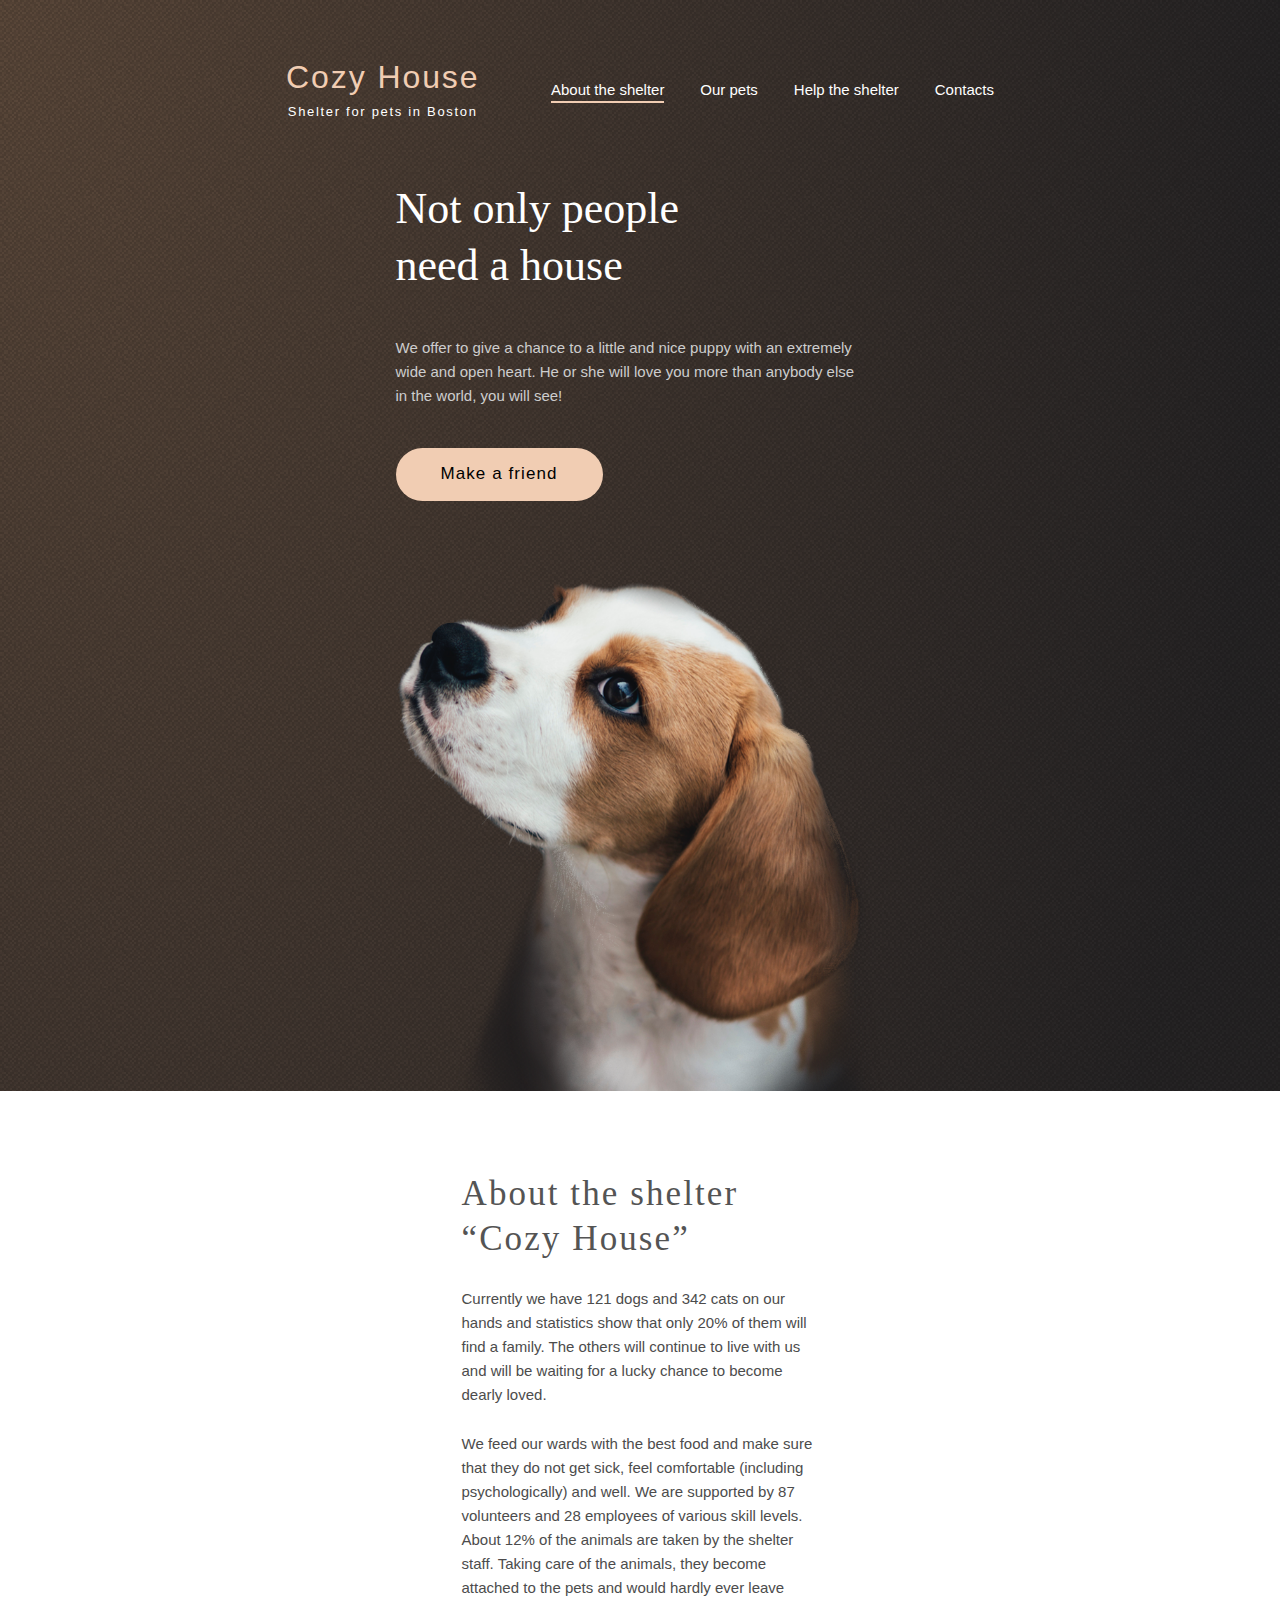
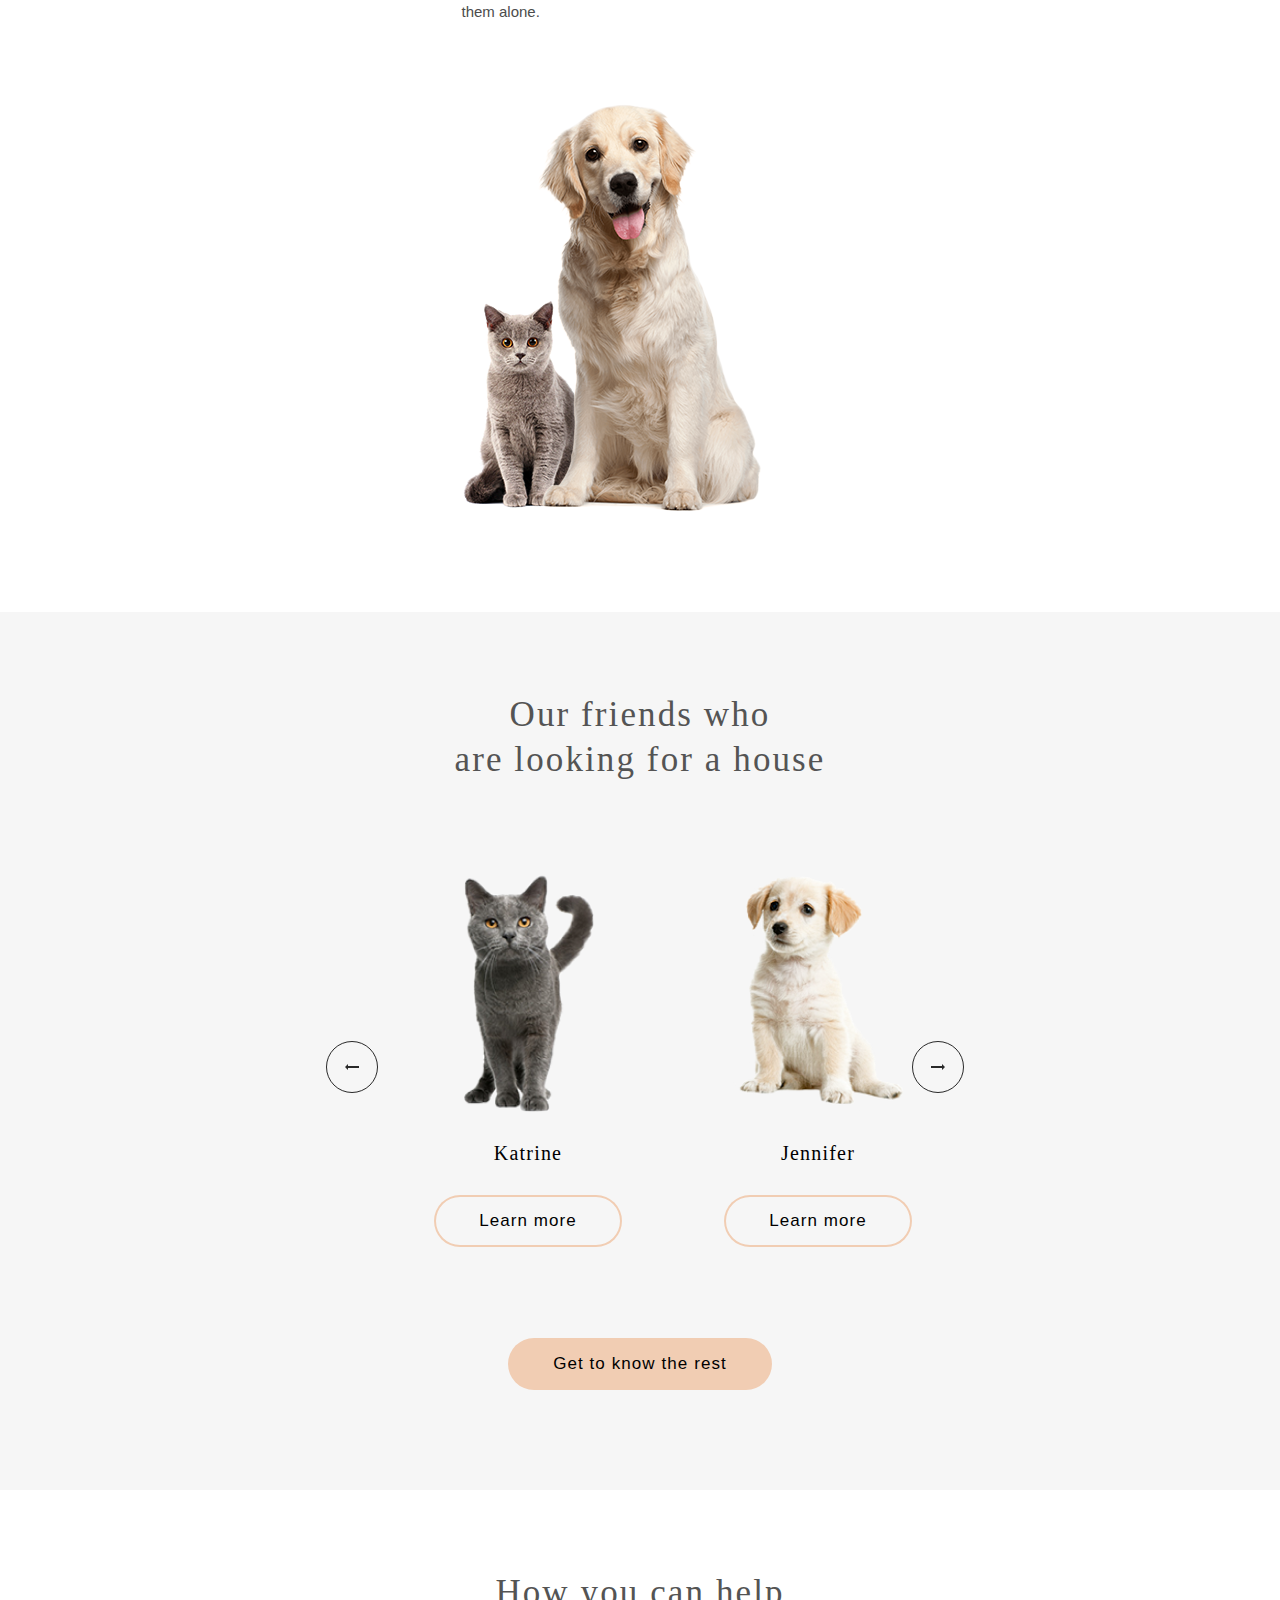
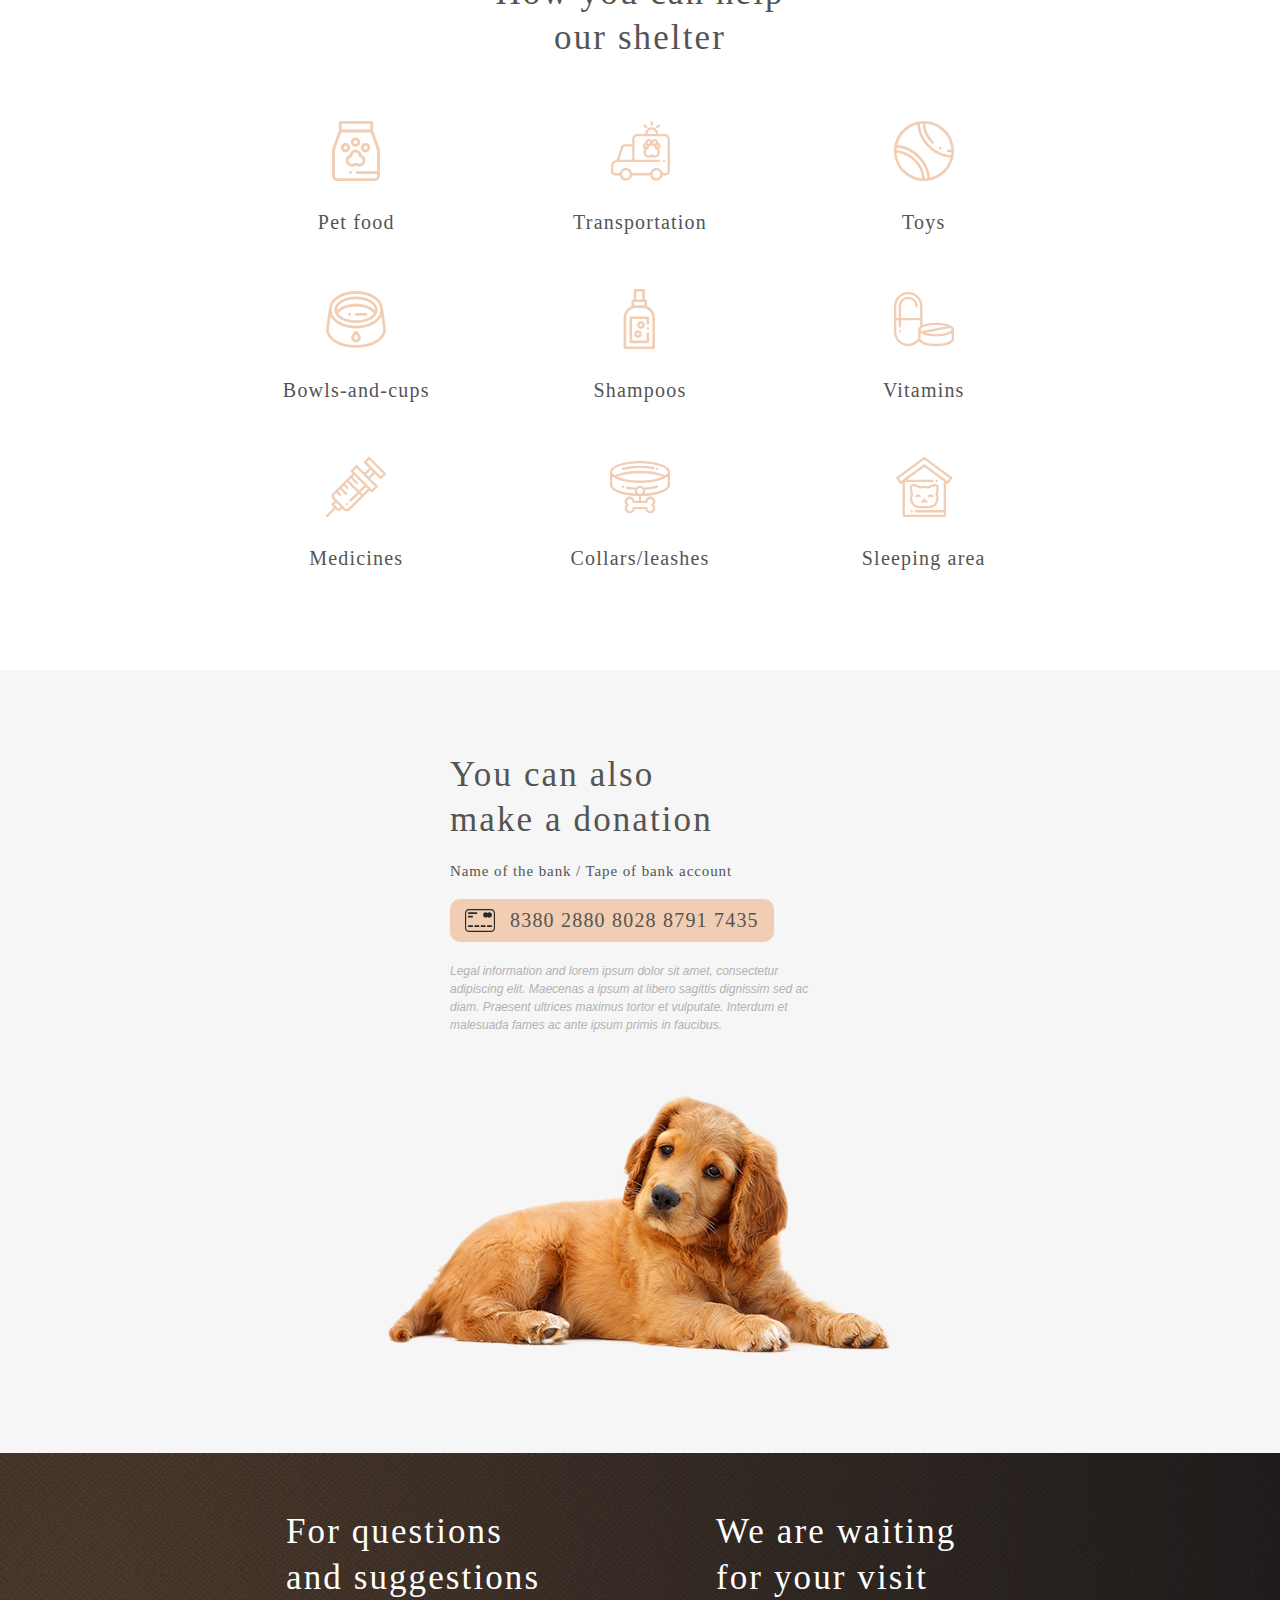
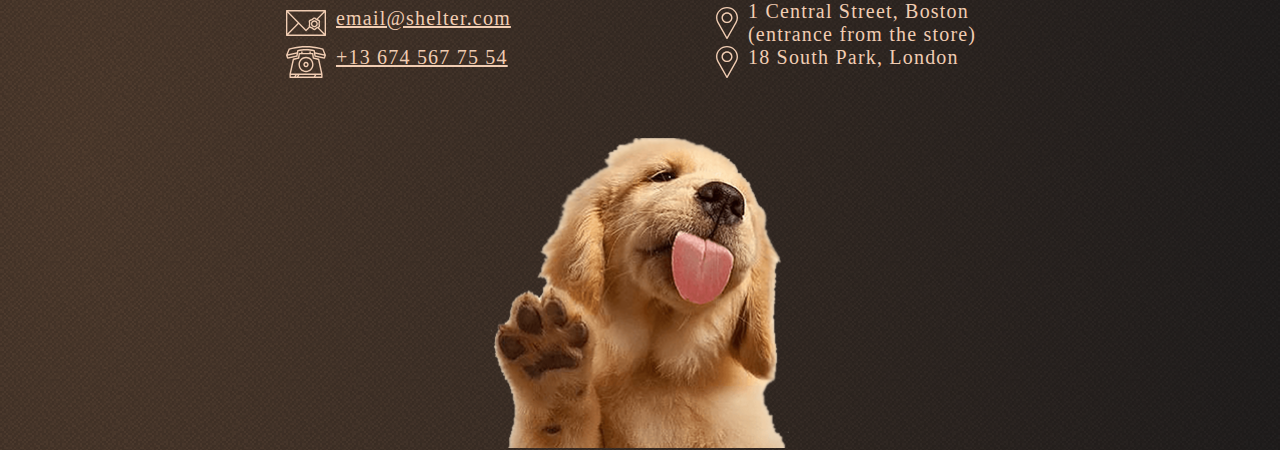
<file: pages/main/index.html>
<!DOCTYPE html>
<html lang="en">
<head>
    <meta charset="UTF-8">
    <meta name="viewport" content="width=device-width, initial-scale=1.0">
    <meta http-equiv="X-UA-Compatible" content="ie=edge">
    <link rel="stylesheet" href="./main.css">
    <title>Shelter</title>
</head>
<body>
    <header class="header">
        <div class="wrapper">
            <div class="logo">
                <a href="#" class="logo__link">
                    <div class="logo__title">
                        Cozy House
                    </div>
                    <div class="logo__subtitle">
                        Shelter for pets in Boston
                    </div>
                </a>
            </div>
            <nav class="nav">
                <ui class="nav-list">
                    <il class="nav-list__item">
                        <a class="nav-list__linK nav-list__linK_active"
                            href="#">
                            About the shelter</a></il>
                    <il class="nav-list__item">
                        <a class="nav-list__linK"
                            href="../../pages/pets/pets.html">
                            Our pets</a></il>
                    <il class="nav-list__item">
                        <a class="nav-list__linK"
                            href="#">
                            Help the shelter</a></il> 
                    <il class="nav-list__item">
                        <a class="nav-list__linK"
                            href="#">
                            Contacts</a>
                        </il>
                </ui>
            </nav>
            <div class="menu__icon">
                <span></span>
            </div>
        </div>
    </header>
    <main class="main">
        <div class="hero">
            <div class="hero__wrapper wrapper">
                <div class="content-section">
                    <h2 class="content-section__title">
                        Not only people <br class="br"> need a house
                    </h2>
                    <p class="content-section__subtitle">
                        We offer to give a chance to a little and nice puppy with an extremely
                        wide and open heart. He or she will love you more than anybody else in
                        the world, you will see!
                    </p>
                    <div>
                        <button type="button" class="content-section__button">
                            Make a friend
                        </button>
                    </div>
                </div>
                <div class="hero__image-wrapper">
                    <img
                        src="../../assets/images/start-screen-puppy.png"
                        alt="Start screen puppy"
                        class="hero__image">
                </div>     
            </div>
        </div>
        <div class="about">
            <div class="about__wrapper wrapper">
                <div class="about__image-wrapper">
                    <img
                     class="about__image"
                     src="../../assets/images/about-pets.png"
                     alt="Cat and dog"
                    >
                </div>
                <div class="about__content">
                    <h3 class="about__title">
                        <span>
                         About the shelter   
                        </span>
                        <span>
                        “Cozy House”
                        </span>           
                    </h3>
                    <div class="about__description">
                        <p>
                          Currently we have 121 dogs and 342 cats on our hands and statistics
                         show that only 20% of them will find a family. The others will
                          continue to live with us and will be waiting for a lucky chance to
                           become dearly loved.  
                        </p>
                        <p>
                            We feed our wards with the best food and make sure that they do
                            not get sick, feel comfortable (including psychologically) and
                             well. We are supported by 87 volunteers and 28 employees of
                              various skill levels. About 12% of the animals are taken by the
                               shelter staff. Taking care of the animals, they become attached
                                to the pets and would hardly ever leave them alone.
                        </p>                              
                    </div>
                </div>       
            </div>
        </div>
        <div class="pets">
            <div class="pets__wrapper wrapper">
                <h3 class="pets__title">
                    <span>
                        Our friends who
                    </span>
                    <span>
                        are looking for a house
                    </span>                        
                </h3>
                <div class="pets__slider">
                    <button class="slider-button">
                        <img 
                        src="../../assets/svg/Arrow.svg"
                        alt="botton"
                        >
                    </button>
                    <div class="pets-cards">
                        <div class="pets-card">
                            <img src="../../assets/images/photo_katrine.png"                                    
                                alt="cat" class="pets-cards__image">
                            <div class="pets-card__content">
                                <h4 class="pets-card__title">
                                      Katrine
                                </h4>
                                <button class="pets-card__button">
                                    Learn more 
                                </button>
                            </div>
                        </div>
                        <div class="pets-card">
                            <img src="../../assets/images/photo jennifer.png" alt="cat" class="pets-cards__image">
                            <div class="pets-card__content">
                              <h4 class="pets-card__title">
                                  Jennifer
                               </h4>
                                <button class="pets-card__button">
                                    Learn more 
                                </button>
                            </div>    
                        </div>
                        <div class="pets-card">
                            <img src="../../assets/images/photo woody.png" alt="cat" class="pets-cards__image">
                            <div class="pets-card__content">
                                <h4 class="pets-card__title">
                                  Woody
                                </h4>
                                <button class="pets-card__button">
                                    Learn more 
                                </button>
                            </div>
                        </div>
                    </div>  
                    <button class="slider-button_reverted">
                        <img 
                        src="../../assets/svg/Arrow.svg"
                        alt="botton"
                        >
                    </button>
                </div>  
                <button class="pets__button">Get to know the rest</button>       
            </div>
        </div>


        <div class="help">
            <div class="help__wrapper wrapper">
                <h3 class="help__title">
                    <span>How you can help</span>
                    <span>our shelter</span>
                </h3>    
                <div class="help__content">
                    <div class="help__item">
                        <img 
                            src="../../assets/icons/icon-pet-food.svg" 
                            alt="Pet food"
                            class="help__item-icon"
                        >
                        <h4 class="help__item-title">
                            Pet food  
                        </h4>
                    </div>
                    <div class="help__item">
                        <img 
                            src="../../assets/icons/icon-transportation.svg" 
                            alt="Transportation"
                            class="help__item-icon"
                        >
                        <h4 class="help__item-title">
                            Transportation
                        </h4>
                    </div>
                    <div class="help__item">
                        <img 
                            src="../../assets/icons/icon-toys.svg" 
                            alt="Toys"
                            class="help__item-icon"
                        >
                        <h4 class="help__item-title">
                            Toys
                        </h4>
                    </div>
                    <div class="help__item">
                        <img 
                            src="../../assets/icons/icon-bowls-and-cups.svg" 
                            alt="Bowls-and-cups"
                            class="help__item-icon"
                        >
                        <h4 class="help__item-title">
                            Bowls-and-cups  
                        </h4>
                    </div>
                    <div class="help__item">
                        <img 
                            src="../../assets/icons/icon-shampoos.svg" 
                            alt="Shampoos"
                            class="help__item-icon"
                        >
                        <h4 class="help__item-title">
                            Shampoos
                        </h4>
                    </div>
                    <div class="help__item">
                        <img 
                            src="../../assets/icons/icon-vitamins.svg" 
                            alt="Vitamins"
                            class="help__item-icon"
                        >
                        <h4 class="help__item-title">
                            Vitamins  
                        </h4>
                    </div>
                    <div class="help__item">
                        <img 
                            src="../../assets/icons/icon-medicines.svg" 
                            alt="Medicines"
                            class="help__item-icon"
                        >
                        <h4 class="help__item-title">
                            Medicines  
                        </h4>
                    </div>
                    <div class="help__item">
                        <img 
                            src="../../assets/icons/icon-collars-leashes.svg" 
                            alt="Collars/leashes"
                            class="help__item-icon"
                        >
                        <h4 class="help__item-title">
                            Collars/leashes 
                        </h4>
                    </div>
                    <div class="help__item">
                        <img 
                            src="../../assets/icons/icon-sleeping-area.svg" 
                            alt="Sleeping area"
                            class="help__item-icon"
                        >
                        <h4 class="help__item-title">
                            Sleeping area 
                        </h4>
                    </div>
                </div>   
            </div>
        </div>
        <div class="donation">
            <div class="donation__wrapper wrapper">
                <div class="donation__image-wrapper">
                    <img 
                        src="../../assets/images/donation-dog.png"
                        alt="Donation dog"
                        class="donation__image"
                    >
                </div>
                <div class="donation__content">
                    <h3 class="donation__title">
                    <span>You can also</span>
                    <span>make a donation</span>
                    </h3>
                    <h5 class="donation__subtitle">
                        Name of the bank / Tape of bank account
                    </h5>
                    <div class="donation__payment">
                        <img
                            src="../../assets/svg/credit-card.svg"
                            alt="Credit card"
                            class="donation__payment-icon"
                        >
                        <a class="donation__payment-text" href="#">
                            8380 2880 8028 8791 7435
                        </a> 
                    </div>
                    <p class="donation__description">
                        Legal information and lorem ipsum dolor sit amet, consectetur adipiscing elit. 
                        Maecenas a ipsum at libero sagittis dignissim sed ac diam. Praesent ultrices 
                        maximus tortor et vulputate. Interdum et malesuada fames ac ante ipsum primis 
                        in faucibus.
                    </p>
                </div>
            </div>
        </div>
    </main>
    <footer class="footer">
        <div class="wrapper">
            <div class="footer__content">
                <div class="footer__contacts">
                    <h3 class="footer__contacts-title">
                        <span>
                            For questions 
                        </span>
                        <span>
                            and suggestions
                        </span>
                    </h3>
                    <div class="footer__contacts-item">
                        <a class="footer__contacts-item-link" href="mailto:email@shelter.com">
                            <img 
                                src="../../assets/svg/icon-email.svg" 
                                alt="Mail" 
                                class="footer__contacts-item-icon">
                            <span itemprop="email">email@shelter.com</span>
                        </a>
                    </div>
                    <div class="footer__contacts-item">
                        <a href="tel:+136745677554" class="footer__contacts-item-link">
                            <img 
                                src="../../assets/svg/icon-phone.svg" 
                                alt="Phone" 
                                class="footer__contacts-item-icon">
                            <span>+13 674 567 75 54</span>
                        </a>    
                    </div>
                </div>
                <div class="footer__contacts">
                    <h3 class="footer__contacts-title">
                        <span>
                            We are waiting   
                        </span>
                        <span>
                            for your visit
                        </span>
                    </h3> 
                    <div class="footer__contacts-item">
                        <a class="footer__contacts-item-link">
                            <img 
                                src="../../assets/svg/pin.svg" 
                                alt="Marker" 
                                class="footer__contacts-item-icon">
                            <span>1 Central Street, Boston (entrance from the store)</span>
    
                        </a>
                    </div>
                    <div class="footer__contacts-item">
                        <a class="footer__contacts-item-link">
                            <img 
                                src="../../assets/svg/pin.svg" 
                                alt="Marker" 
                                class="footer__contacts-item-icon">
                            <span>18 South Park, London</span>
                        </a>
                    </div>
                </div>
            </div>
            <div class="footer__image-wrapper">
                <img 
                    src="../../assets/images/footer-puppy.png" 
                    alt="puppy" 
                    class="footer__image">
            </div>
        </div>
    </footer>
</body>
</html>
</file>
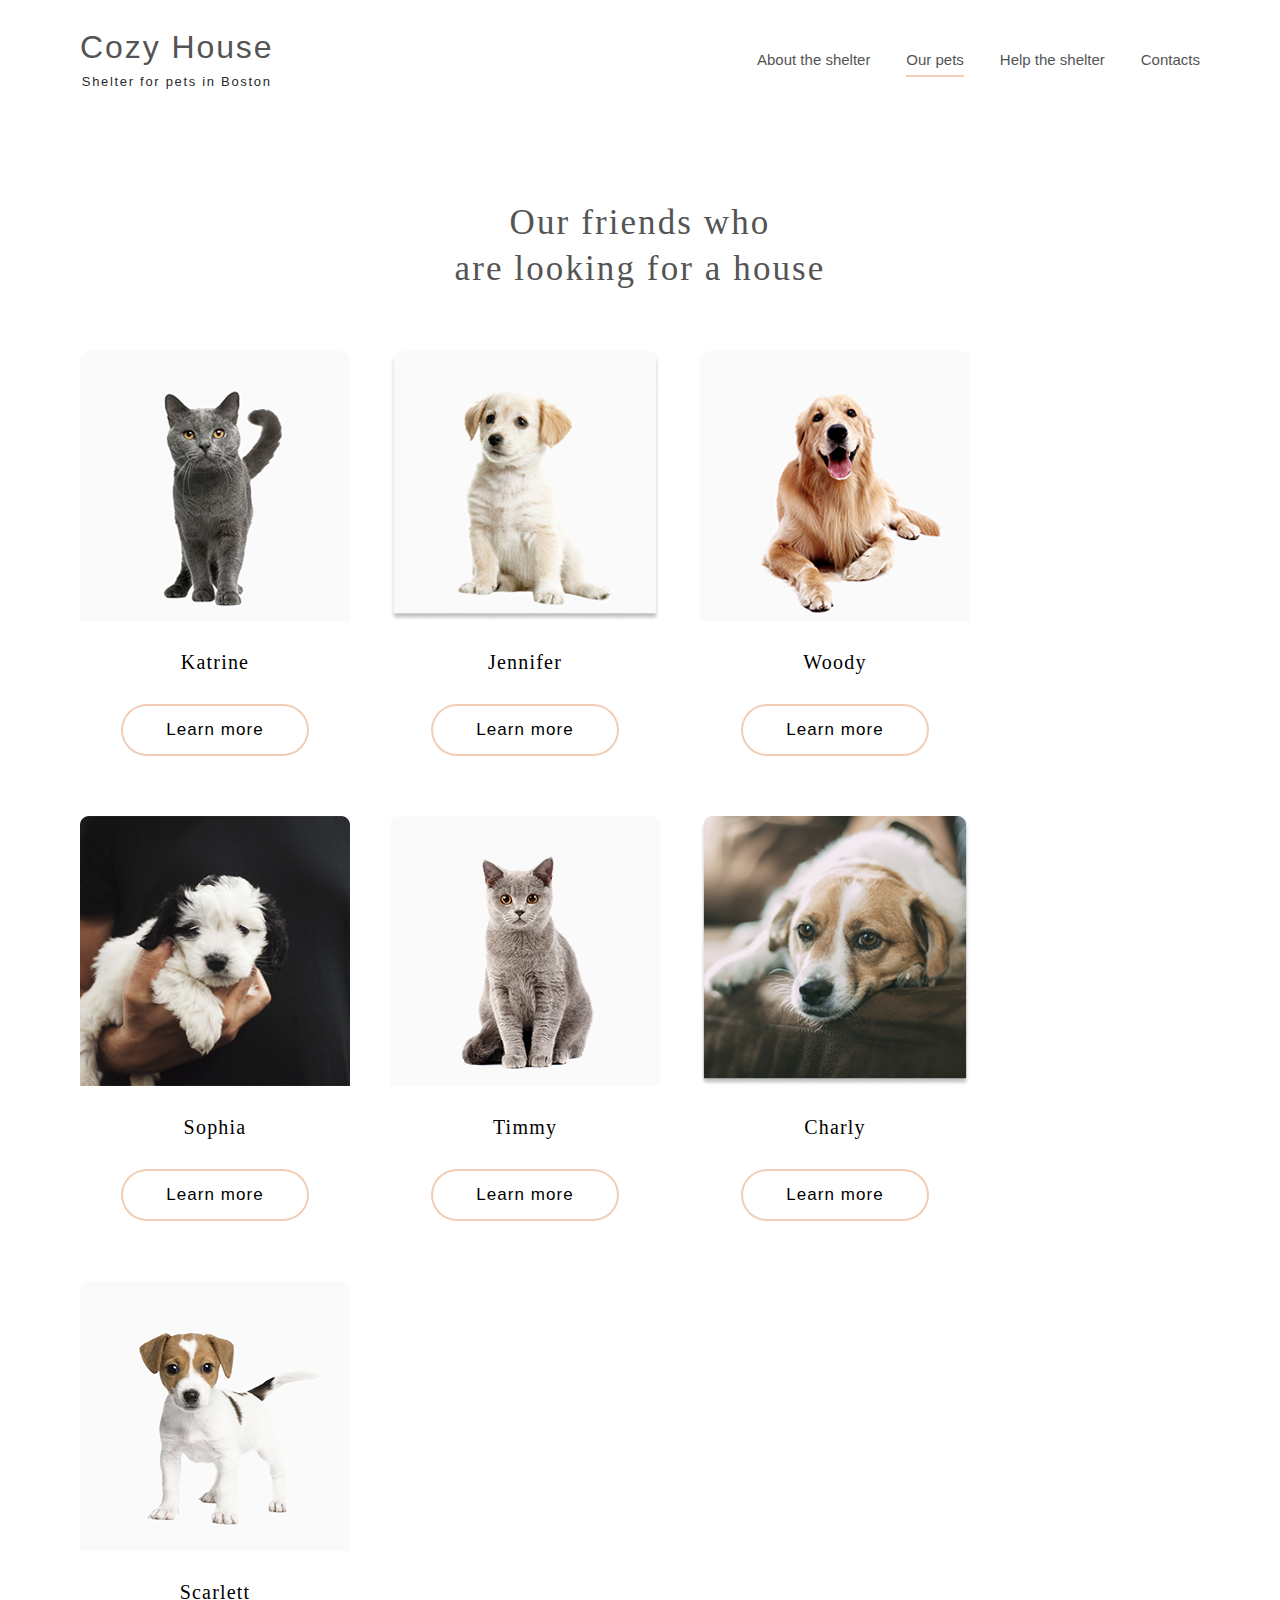
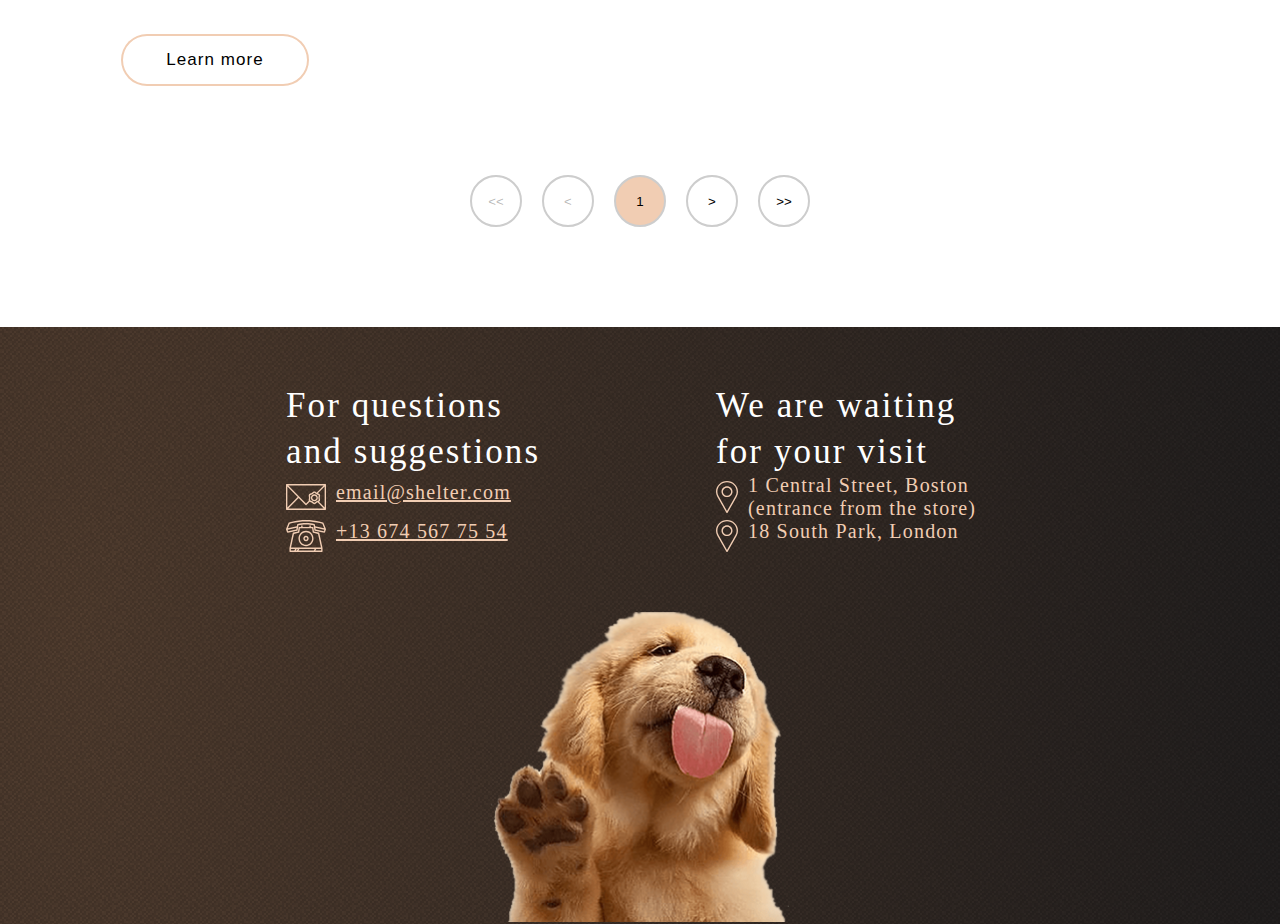
<file: pages/pets/pets.html>
<!DOCTYPE html>
<html lang="en">
<head>
    <meta charset="UTF-8">
    <meta name="viewport" content="width=device-width, initial-scale=1.0">
    <meta http-equiv="X-UA-Compatible" content="ie=edge">
    
    <link rel="stylesheet" href="../../pages/main/main.css">
    <link href="../../pages/pets/pets.css" rel="stylesheet">
    <title>Shelter</title>
</head>
<body>
    <header class="pets-header">
        <div class="wrapper">
            <div class="pets-logo">
                <a href="../../pages/main/index.html" class="logo__link">
                    <div class="pets-logo__title">
                        Cozy House
                    </div>
                    <div class="pets-logo__subtitle">
                        Shelter for pets in Boston
                    </div>
                </a>
            </div>
             <nav class="nav">
                <ui class="nav-list">
                    <il class="nav-list__item">
                        <a class="nav-list__linK"
                            href = "../../pages/main/index.html">
                            About the shelter</a></il>
                    <il class="nav-list__item">
                        <a class="nav-list__linK nav-list__linK_active"
                            href="#">
                            Our pets</a></il>
                    <il class="nav-list__item"
                            href="#">
                        <a class="nav-list__linK"
                            href="#">
                            Help the shelter</a></il> 
                    <il class="nav-list__item">
                        <a class="nav-list__linK" 
                            href="#">
                            Contacts</a></il>
                </ui>
            </nav>
        </div>
    </header>
    <main class="main">
        <div class="main__wrapper wrapper">
            <h3 class="main__pets-title">
                <span>
                    Our friends who
                </span>
                <span>
                    are looking for a house
                </span>
            </h3>
            <div class="main-pets-cards">
                <div class="pets-card">
                    <img src="../../assets/images/pets-katrine.png"                                    
                        alt="cat" class="pets-card__image">
                    <div class="pets-card__content">
                        <h4 class="pets-card__title">
                              Katrine
                        </h4>
                        <button class="pets-card__button">
                            Learn more 
                        </button>
                    </div>
                </div><div class="pets-card">
                    <img src="../../assets/images/pets-jennifer.jpg"                                    
                        alt="cat" class="pets-card__image">
                    <div class="pets-card__content">
                        <h4 class="pets-card__title">
                              Jennifer
                        </h4>
                        <button class="pets-card__button">
                            Learn more 
                        </button>
                    </div>
                </div><div class="pets-card">
                    <img src="../../assets/images/pets-woody.png"                                    
                        alt="cat" class="pets-card__image">
                    <div class="pets-card__content">
                        <h4 class="pets-card__title">
                              Woody
                        </h4>
                        <button class="pets-card__button">
                            Learn more 
                        </button>
                    </div>
                </div><div class="pets-card">
                    <img src="../../assets/images/pets-sophia.png"                                    
                        alt="cat" class="pets-card__image">
                    <div class="pets-card__content">
                        <h4 class="pets-card__title">
                              Sophia
                        </h4>
                        <button class="pets-card__button">
                            Learn more 
                        </button>
                    </div>
                </div><div class="pets-card">
                    <img src="../../assets/images/pets-timmy.png"                                    
                        alt="cat" class="pets-card__image">
                    <div class="pets-card__content">
                        <h4 class="pets-card__title">
                              Timmy
                        </h4>
                        <button class="pets-card__button">
                            Learn more 
                        </button>
                    </div>
                </div><div class="pets-card">
                    <img src="../../assets/images/pets-charly (1).png"                                    
                        alt="cat" class="pets-card__image">
                    <div class="pets-card__content">
                        <h4 class="pets-card__title">
                              Charly
                        </h4>
                        <button class="pets-card__button">
                            Learn more 
                        </button>
                    </div>
                </div><div class="pets-card">
                    <img src="../../assets/images/pets-scarlet.png"                                    
                        alt="cat" class="pets-card__image">
                    <div class="pets-card__content">
                        <h4 class="pets-card__title">
                              Scarlett
                        </h4>
                        <button class="pets-card__button">
                            Learn more 
                        </button>
                    </div>
                </div><div class="pets-card">
                    <img src="../../assets/images/pets-Freddie.png"                                    
                        alt="cat" class="pets-card__image">
                    <div class="pets-card__content">
                        <h4 class="pets-card__title">
                              Freddie
                        </h4>
                        <button class="pets-card__button">
                            Learn more 
                        </button>
                    </div>
                </div>
            </div>
            <div class="main-pagination">
                <button class="main-pagination__button" disabled>
                    &#60;&#60;
                </button>
                <button class="main-pagination__button" disabled>
                    &#60;
                </button>
                <button class="main-pagination__button main-pagination__button_active">
                    1
                </button>
                <button class="main-pagination__button">
                    &#62;
                </button>
                <button class="main-pagination__button">
                    &#62;&#62;
                </button>
            </div>
        </div>
    </main>
    <footer class="footer">
        <div class="wrapper">
            <div class="footer__content">
                <div class="footer__contacts">
                    <h3 class="footer__contacts-title">
                        <span>
                            For questions 
                        </span>
                        <span>
                            and suggestions
                        </span>
                    </h3>
                    <div class="footer__contacts-item">
                        <a class="footer__contacts-item-link" href="mailto:email@shelter.com">
                            <img 
                                src="../../assets/svg/icon-email.svg" 
                                alt="Mail" 
                                class="footer__contacts-item-icon">
                            <span itemprop="email">email@shelter.com</span>
                        </a>
                    </div>
                    <div class="footer__contacts-item">
                        <a href="tel:+136745677554" class="footer__contacts-item-link">
                            <img 
                                src="../../assets/svg/icon-phone.svg" 
                                alt="Phone" 
                                class="footer__contacts-item-icon">
                            <span>+13 674 567 75 54</span>
                        </a>    
                    </div>
                </div>
                <div class="footer__contacts">
                    <h3 class="footer__contacts-title">
                        <span>
                            We are waiting   
                        </span>
                        <span>
                            for your visit
                        </span>
                    </h3> 
                    <div class="footer__contacts-item">
                        <a class="footer__contacts-item-link">
                            <img 
                                src="../../assets/svg/pin.svg" 
                                alt="Marker" 
                                class="footer__contacts-item-icon">
                            <span>1 Central Street, Boston (entrance from the store)</span>
    
                        </a>
                    </div>
                    <div class="footer__contacts-item">
                        <a class="footer__contacts-item-link">
                            <img 
                                src="../../assets/svg/pin.svg" 
                                alt="Marker" 
                                class="footer__contacts-item-icon">
                            <span>18 South Park, London</span>
                        </a>
                    </div>
                </div>
            </div>
            <div class="footer__image-wrapper">
                <img 
                    src="../../assets/images/footer-puppy.png" 
                    alt="puppy" 
                    class="footer__image">
            </div>
        </div>
    </footer>
</body>
</html>
</file>
<file: pages/main/main.css>
:root {
  font-size: 10px;
}

* {
  margin: 0;
  padding: 0;
  -o-box-sizing: border-box;
  box-sizing: border-box;
}

.wrapper {
  display: flex;
  margin: 0 auto;
  max-width: 120rem;
  justify-content: space-between;
  flex: 1;
}

.header {
  width: 100vw;
  max-width: 100%;
  position: absolute;
  top: 6rem;
}

.nav {
  display: flex;
  width: 44.3rem;
}

.nav-list {
  width: 100%;
  display: flex;
  justify-content: space-between;
  align-items: center;
  list-style-type: none;
}

.nav-list__linK {
  color: #FFFFFF;
  font-family: Arial;
  font-size: 1.5rem;
  font-weight: 400;
  line-height: 160%;
  text-decoration: none;
  position: relative;
  transition: all 1s ease 0s;
}

.nav-list__linK:hover {
  color: #F1CDB3;
}

.nav-list__linK_active::after {
  content: '';
  position: absolute;
  bottom: -5px;
  left: 0;
  width: 100%;
  height: 2px;
  background-color: #F1CDB3;
}

.logo {
  display: flex;
  flex-direction: column;
}

.logo__link {
  text-decoration: none;
}

.logo__title {
  color: #F1CDB3;
  font-family: Arial;
  font-style: normal;
  font-weight: normal;
  font-size: 3.2rem;
  line-height: 110%;
  letter-spacing: 0.192rem;
  transition: all 1s ease 0s;
}

.logo__subtitle {
  margin-top: 1rem;
  text-align: center;
  color: #FFFFFF;
  font-family: Arial;
  font-style: normal;
  font-weight: normal;
  font-size: 1.3rem;
  line-height: 110%;
  letter-spacing: 0.13em;
  transition: all 1s ease 0s;
}

.logo__link:hover .logo__title {
  color: #FFFFFF;
}

.logo__link:hover .logo__subtitle {
  color: #F1CDB3;
}

.menu__icon {
  display: none;
}

.main {
  display: flex;
  flex-direction: column;
}

.hero {
  display: flex;
  padding-top: 18rem;
  background: url(/assets/images/noise_transparent@2x.png), radial-gradient(100% 215.42% at 0% 0%, #5B483A 0%, #262425 100%), #211F20;
}

.hero__wrapper {
  display: flex;
  justify-content: space-between;
}

.hero__image-wrapper {
  display: flex;
}

.hero__image {
  width: 100%;
  max-width: 69.8rem;
  max-height: 72.8rem;
}

.content-section {
  padding-bottom: 8rem;
  max-width: 46.8rem;
  display: flex;
  flex-direction: column;
  justify-content: center;
  align-items: flex-start;
}

.content-section__title {
  max-width: 31rem;
  color: #FFFFFF;
  font-family: Georgia;
  font-size: 4.4rem;
  font-weight: 400;
  line-height: 130%;
}

.content-section__subtitle {
  margin-top: 4.2rem;
  font-size: 1.5rem;
  color: #CDCDCD;
  font-family: Arial;
  line-height: 160%;
}

.content-section__button {
  margin-top: 4rem;
  background-color: #F1CDB3;
  transition: all 1s ease 0s;
  padding: 1.5rem 4.5rem;
  font-size: 1.7rem;
  border-radius: 10rem;
  line-height: 130%;
  letter-spacing: 0.108rem;
  cursor: pointer;
  border: none;
  outline: none;
}

.content-section__button:hover {
  background-color: #fddcc4;
}

.about {
  display: flex;
}

.about__wrapper {
  display: flex;
  width: 100%;
  justify-content: space-between;
  padding: 8rem 17.5rem 10rem 17.5rem;
}

.about__image-wrapper {
  display: flex;
}

.about__image {
  width: 100%;
}

.about__content {
  display: flex;
  justify-content: center;
  flex-direction: column;
  max-width: 43rem;
}

.about__title {
  color: #545454;
  font-family: Georgia;
  font-style: normal;
  font-weight: normal;
  font-size: 3.5rem;
  line-height: 130%;
  letter-spacing: 0.21rem;
}

.about__title span {
  display: block;
}

.about__description {
  margin-top: 2.5rem;
}

.about__description p {
  color: #4C4C4C;
  font-family: Arial;
  font-style: normal;
  font-weight: normal;
  font-size: 1.5rem;
  line-height: 160%;
}

.about__description p + p {
  margin-top: 2.5rem;
}

.pets {
  padding-top: 8rem;
  padding-bottom: 10rem;
  background-color: #F6F6F6;
}

.pets__wrapper {
  display: flex;
  flex-direction: column;
  align-items: center;
}

.pets__title {
  max-width: 40rem;
  text-align: center;
  color: #545454;
  font-family: Georgia;
  font-style: normal;
  font-weight: normal;
  font-size: 3.5rem;
  line-height: 130%;
  letter-spacing: 0.21rem;
}

.pets__title span {
  display: block;
}

.pets__slider {
  padding-top: 1.4rem;
  width: 100%;
  display: flex;
  justify-content: space-between;
  align-items: center;
}

.pets__slider .pets-cards {
  display: flex;
  padding: 7.5rem 0.5em;
  width: 85%;
  justify-content: space-between;
}

.pets__slider .pets-card {
  display: flex;
  flex-direction: column;
  border-radius: 0.9rem;
  margin: 0 4.5rem;
  transition: all 1s ease 0s;
}

.pets__slider .pets-card:hover {
  box-shadow: 0px 2px 35px 14px rgba(13, 13, 13, 0.04);
}

.pets__slider .pets-card__image {
  width: 100%;
}

.pets__slider .pets-card__content {
  display: flex;
  flex-direction: column;
  align-items: center;
  padding-bottom: 1.6rem;
}

.pets__slider .pets-card__title {
  margin: 3rem 0;
  text-align: center;
  font-family: Georgia;
  font-style: normal;
  font-weight: normal;
  font-size: 2rem;
  line-height: 115%;
  letter-spacing: 0.12rem;
}

.pets__slider .pets-card__button {
  background-color: transparent;
  border: #F1CDB3 solid 2px;
  box-shadow: inset 0 0 0 2px #F1CDB3;
  transition: all 1s ease 0s;
  padding: 1.5rem 4.5rem;
  font-size: 1.7rem;
  border-radius: 10rem;
  line-height: 130%;
  letter-spacing: 0.108rem;
  cursor: pointer;
  border: none;
  outline: none;
}

.pets__slider .pets-card__button:hover {
  box-shadow: none;
  background-color: #fddcc4;
}

.pets__slider .slider-button {
  display: flex;
  justify-content: center;
  align-items: center;
  width: 5.2rem;
  height: 5.2rem;
  box-shadow: inset 0 0 0 0.3rem solid #F1CDB3;
  border-radius: 100%;
  padding: 1.9rem;
  cursor: pointer;
  border: none;
  background: none;
  outline: none;
  transition-duration: 0.5s;
  transition: all 1s ease 0s;
  border: 1px solid #292929;
}

.pets__slider .slider-button:hover {
  box-shadow: none;
  background-color: #F1CDB3;
}

.pets__slider .slider-button_reverted {
  transform: rotate(180deg);
  display: flex;
  justify-content: center;
  align-items: center;
  width: 5.2rem;
  height: 5.2rem;
  box-shadow: inset 0 0 0 0.3rem solid #F1CDB3;
  border-radius: 100%;
  padding: 1.9rem;
  cursor: pointer;
  border: none;
  background: none;
  outline: none;
  transition-duration: 0.5s;
  transition: all 1s ease 0s;
  border: 1px solid #292929;
}

.pets__slider .slider-button_reverted:hover {
  box-shadow: none;
  background-color: #F1CDB3;
}

.pets__button {
  background-color: #F1CDB3;
  transition: all 1s ease 0s;
  padding: 1.5rem 4.5rem;
  font-size: 1.7rem;
  border-radius: 10rem;
  line-height: 130%;
  letter-spacing: 0.108rem;
  cursor: pointer;
  border: none;
  outline: none;
}

.pets__button:hover {
  background-color: #fddcc4;
}

.help {
  padding-top: 8rem;
  padding-bottom: 10rem;
}

.help__wrapper {
  display: flex;
  flex-direction: column;
}

.help__title {
  color: #545454;
  text-align: center;
  font-family: Georgia;
  font-style: normal;
  font-weight: normal;
  font-size: 3.5rem;
  line-height: 130%;
  letter-spacing: 0.21rem;
}

.help__title span {
  display: block;
}

.help__content {
  margin-top: 6rem;
  display: flex;
  flex-wrap: wrap;
  align-items: center;
  justify-content: center;
  column-gap: 12rem;
  row-gap: 5.5rem;
}

.help__item {
  display: flex;
  flex-direction: column;
  justify-content: space-between;
  align-items: center;
  height: 113px;
}

.help__item-icon {
  width: 60px;
  height: 60px;
}

.help__item-title {
  color: #545454;
  text-align: center;
  font-family: Georgia;
  font-style: normal;
  font-weight: normal;
  font-size: 2rem;
  line-height: 115%;
  letter-spacing: 0.12rem;
}

.donation {
  padding-top: 8.2rem;
  padding-bottom: 98px;
  background-color: #F6F6F6;
}

.donation__wrapper {
  display: flex;
  justify-content: center;
}

.donation__image-wrapper {
  display: flex;
  justify-content: center;
  align-items: center;
}

.donation__content {
  margin-left: 3rem;
  max-width: 38rem;
  display: flex;
  flex-direction: column;
  align-items: flex-start;
}

.donation__title {
  color: #545454;
  font-family: Georgia;
  font-style: normal;
  font-weight: normal;
  font-size: 3.5rem;
  line-height: 130%;
  letter-spacing: 0.21rem;
}

.donation__title span {
  display: block;
}

.donation__subtitle {
  margin-top: 2rem;
  color: #545454;
  font-family: Georgia;
  font-style: normal;
  font-weight: normal;
  font-size: 1.5rem;
  line-height: 110%;
  letter-spacing: 0.09rem;
}

.donation__payment {
  background-color: #F1CDB3;
  transition: all 1s ease 0s;
  padding: 1.5rem 4.5rem;
  font-size: 1.7rem;
  border-radius: 10rem;
  line-height: 130%;
  letter-spacing: 0.108rem;
  cursor: pointer;
  border: none;
  outline: none;
  margin-top: 2rem;
  padding: 1rem 1.5rem;
  border-radius: 1rem;
  display: flex;
}

.donation__payment:hover {
  background-color: #fddcc4;
}

.donation__payment-text {
  padding-left: 1.5rem;
  text-decoration: none;
  color: #545454;
  font-family: Georgia;
  font-style: normal;
  font-weight: normal;
  font-size: 2rem;
  line-height: 115%;
  letter-spacing: 0.12rem;
}

.donation__description {
  margin-top: 2rem;
  color: #B2B2B2;
  font-family: Arial;
  font-style: italic;
  font-weight: normal;
  font-size: 1.2rem;
  line-height: 150%;
}

.footer {
  padding-top: 4rem;
  background: url(/assets/images/noise_transparent@2x.png), radial-gradient(110.67% 538.64% at 5.73% 50%, #513D2F 0%, #1A1A1C 100%), #211F20;
}

.footer .wrapper {
  padding: 0px 0px;
}

.footer__content {
  width: 100%;
  max-width: 740px;
  margin-top: 1.6rem;
  flex: 1;
  display: flex;
  justify-content: space-between;
  margin-bottom: 6rem;
}

.footer__contacts {
  display: flex;
  flex-direction: column;
  justify-content: space-between;
  max-width: 302px;
}

.footer__contacts-title {
  color: #FFFFFF;
  font-family: Georgia;
  font-style: normal;
  font-weight: normal;
  font-size: 3.5rem;
  line-height: 130%;
  letter-spacing: 0.21rem;
}

.footer__contacts-title span {
  display: block;
}

.footer__contacts-item {
  display: flex;
  align-items: center;
}

.footer__contacts-item-link {
  color: #F1CDB3;
  font-family: Georgia;
  font-style: normal;
  font-weight: normal;
  font-size: 2rem;
  line-height: 115%;
  letter-spacing: 0.12rem;
  display: flex;
}

.footer__contacts-item-link span {
  padding-left: 10px;
}

.footer__locations {
  display: flex;
  flex-direction: column;
  justify-content: space-between;
}

.footer__locations-phone, .footer__locations-title {
  color: #FFFFFF;
  font-family: Georgia;
  font-style: normal;
  font-weight: normal;
  font-size: 3.5rem;
  line-height: 130%;
  letter-spacing: 0.21rem;
}

.footer__locations-phone span, .footer__locations-title span {
  display: block;
}

@media screen and (max-width: 1280px) {
  .wrapper {
    padding: 0 4rem;
  }
}

@media screen and (max-width: 1100px) {
  .hero__content {
    flex-direction: column;
  }
}

.hero__content {
  align-items: center;
}

@media screen and (max-width: 1280px) {
  .header .wrapper {
    width: 100%;
    max-width: 708px;
    padding: 0px 0px;
  }
  .hero__wrapper {
    flex-direction: column;
    max-width: 569px;
  }
  .about__wrapper {
    flex-direction: column-reverse;
    max-width: 437px;
    margin-top: 80px;
    margin-bottom: 100px;
  }
  .about__wrapper .about__image-wrapper {
    margin-top: 80px;
    max-width: 300px;
  }
  .pets__wrapper,
  .help__wrapper {
    width: 100%;
    max-width: 708px;
  }
  .pets-card:last-child {
    display: none;
  }
  .help__content {
    display: grid;
    grid-template-columns: 30% auto 30%;
    row-gap: 55px;
  }
  .donation__wrapper {
    max-width: 505px;
    flex-direction: column-reverse;
    align-items: center;
  }
  .donation__wrapper .donation__content {
    max-width: 380px;
    margin-left: 0px;
    margin-bottom: 60px;
  }
  .footer .wrapper {
    flex-direction: column;
    align-items: center;
  }
  .footer .wrapper .footer__content {
    padding-right: 0px;
    width: 100%;
    max-width: 708px;
  }
  .footer .wrapper .footer__content .footer__contacts {
    width: 100%;
    max-width: 278px;
  }
}

@media screen and (max-width: 768px) {
  .header {
    top: 3rem;
  }
  .header .wrapper {
    max-width: 300px;
    justify-content: flex-start;
    align-items: center;
  }
  .header .wrapper .menu__icon {
    margin-left: 43px;
  }
  .nav {
    display: none;
  }
  .menu__icon {
    z-index: 5;
    display: block;
    position: relative;
    width: 30px;
    height: 18px;
    cursor: pointer;
  }
  .menu__icon span,
  .menu__icon::before,
  .menu__icon::after {
    left: 0;
    position: absolute;
    height: 10%;
    width: 100%;
    transition: all 0.3s ease 0s;
    background-color: #F6F6F6;
  }
  .menu__icon::before,
  .menu__icon::after {
    content: '';
  }
  .menu__icon::before {
    top: 0;
  }
  .menu__icon::after {
    bottom: 0;
  }
  .menu__icon span {
    top: 50%;
    transform: scale(1) translate(0px, -50%);
  }
  .menu__body {
    position: fixed;
    top: 75px;
    left: -100%;
    width: 100%;
    height: 100%;
    background-color: rgba(52, 52, 52, 0.9);
    padding: 100px 30px 30px 30px;
    transition: left 0.3s ease 0s;
    overflow: auto;
  }
  .menu__body._active {
    left: 0;
  }
  .menu__body ul {
    display: flex;
    flex-direction: column;
  }
  .menu__body ul > li {
    margin: 0 0 30px 0;
  }
  .menu__body ul > li > a {
    color: #fff;
  }
  .menu__body > li:last-child {
    margin: 0 0 0px 0;
  }
  .menu__body {
    font-size: 24px;
  }
  .menu__icon._active span {
    transform: scale(0) translate(0, -50%);
  }
  .menu__icon._active::before {
    top: 50%;
    transform: rotate(-45deg) translate(0, -50%);
  }
  .menu__icon._active::after {
    top: 50%;
    transform: rotate(45deg) translate(0, 50%);
  }
  .cont-menu {
    display: flex;
    justify-content: end;
  }
  .hero {
    padding-top: 15rem;
  }
  .hero .hero__wrapper {
    max-width: 300px;
    padding: 0 0;
  }
  .hero .hero__wrapper .hero__image-wrapper {
    margin-left: 40px;
  }
  .hero .hero__wrapper .content-section {
    align-items: center;
    text-align: center;
    padding-bottom: 110px;
  }
  .hero .hero__wrapper .content-section__title {
    font-size: 25px;
    letter-spacing: 1px;
  }
  .about__wrapper {
    max-width: 270px;
    padding: 0 0;
    margin-top: 42px;
    margin-bottom: 40px;
  }
  .about__wrapper .about__content {
    text-align: center;
  }
  .about__wrapper .about__content .about__title {
    font-size: 25px;
    letter-spacing: 1px;
  }
  .about__wrapper .about__content .about__description {
    margin-top: 0;
  }
  .about__wrapper .about__content .about__description p {
    margin-top: 22px;
    text-align: justify;
  }
  .about__wrapper .about__image-wrapper {
    margin-top: 33px;
  }
  .pets {
    padding-top: 38px;
    padding-bottom: 40px;
  }
  .pets__wrapper {
    max-width: 300px;
    padding: 0 0;
  }
  .pets__wrapper .pets__title {
    font-size: 25px;
    letter-spacing: 1px;
  }
  .pets__wrapper .pets__slider {
    margin-bottom: 40px;
    flex-wrap: wrap;
    column-gap: 80px;
    justify-content: center;
  }
  .pets__wrapper .pets__slider .pets-cards {
    padding: 59px 0 32px 0;
    justify-content: center;
    order: -1;
  }
  .pets__wrapper .pets-card:nth-child(1) {
    margin: 0 0;
  }
  .pets__wrapper .pets-card:nth-child(2) {
    display: none;
  }
  .help {
    padding-top: 46px;
    padding-bottom: 15px;
  }
  .help .help__wrapper {
    max-width: 300px;
  }
  .help .help__wrapper .help__title {
    font-size: 25px;
    letter-spacing: 1px;
  }
  .help .help__wrapper .help__content {
    margin-top: 41px;
    row-gap: 4px;
    column-gap: 28px;
    grid-template-columns: 60% 60%;
  }
  .help .help__wrapper .help__content .help__item .help__item-icon {
    width: 50px;
    height: 50px;
  }
  .help .help__wrapper .help__content .help__item .help__item-title {
    font-size: 15px;
    padding-bottom: 25px;
  }
  .donation {
    padding-top: 42px;
    padding-bottom: 40px;
  }
  .donation .donation__wrapper {
    max-width: 300px;
    padding: 0 0;
  }
  .donation .donation__wrapper .donation__image-wrapper img {
    width: 260px;
  }
  .donation .donation__wrapper .donation__content {
    text-align: center;
    margin-bottom: 45px;
  }
  .donation .donation__wrapper .donation__content .donation__title {
    font-size: 25px;
    letter-spacing: 1px;
    text-align: center;
    width: 100%;
  }
  .donation .donation__wrapper .donation__content .donation__subtitle {
    padding-top: 4px;
    width: 100%;
    font-size: 15px;
    letter-spacing: 0;
  }
  .donation .donation__wrapper .donation__content .donation__payment {
    margin-top: 23px;
    margin-left: 10px;
  }
  .donation .donation__wrapper .donation__content .donation__payment .donation__payment-text {
    font-size: 15px;
    letter-spacing: 1px;
  }
  .footer {
    padding-top: 10px;
  }
  .footer .wrapper {
    width: 300px;
  }
  .footer .wrapper .footer__content {
    flex-direction: column;
    margin-bottom: 0;
  }
  .footer .wrapper .footer__content .footer__contacts {
    align-items: center;
  }
  .footer .wrapper .footer__content .footer__contacts .footer__contacts-title {
    margin-bottom: 40px;
    font-size: 25px;
    letter-spacing: 1px;
    text-align: center;
    letter-spacing: 3px;
  }
  .footer .wrapper .footer__content .footer__contacts .footer__contacts-item {
    margin-bottom: 40px;
  }
  .footer .wrapper .footer__content .footer__contacts .footer__contacts-item-link span {
    font-size: 22px;
    letter-spacing: 0;
  }
  .footer .wrapper .footer__image-wrapper .footer__image {
    height: 269px;
  }
}
/*# sourceMappingURL=main.css.map */
</file>
<file: pages/pets/pets.css>
.pets-logo__title_a {
  text-decoration: none;
  color: #292929;
}

.pets-header {
  display: flex;
  align-items: center;
  width: 100vw;
  max-width: 100%;
  position: sticky;
  min-height: 12rem;
  background-color: #FFFFFF;
  z-index: 2;
}

.nav {
  display: flex;
  width: 44.3rem;
}

.nav-list {
  width: 100%;
  display: flex;
  justify-content: space-between;
  list-style-type: none;
}

.nav-list__item {
  display: flex;
  align-items: center;
}

.nav-list__linK {
  color: #545454;
  font-family: Arial;
  font-size: 1.5rem;
  font-weight: 400;
  line-height: 160%;
}

.pets-logo {
  display: flex;
  flex-direction: column;
}

.pets-logo__title {
  color: #545454;
  font-family: Arial;
  font-style: normal;
  font-weight: normal;
  font-size: 3.2rem;
  line-height: 110%;
  letter-spacing: 0.192rem;
  transition: all 1s ease 0s;
}

.pets-logo__subtitle {
  margin-top: 1rem;
  text-align: center;
  color: #292929;
  font-family: Arial;
  font-style: normal;
  font-weight: normal;
  font-size: 1.3rem;
  line-height: 110%;
  letter-spacing: 0.13em;
  transition: all 1s ease 0s;
}

.logo__link:hover .pets-logo__title {
  color: #F1CDB3;
}

.logo__link:hover .pets-logo__subtitle {
  color: #F1CDB3;
}

.main__wrapper {
  width: 100%;
  padding-top: 8rem;
  padding-bottom: 10rem;
  flex-direction: column;
}

.main__pets-title {
  color: #545454;
  text-align: center;
  font-family: Georgia;
  font-style: normal;
  font-weight: normal;
  font-size: 3.5rem;
  line-height: 130%;
  letter-spacing: 0.21rem;
}

.main__pets-title span {
  display: block;
}

.main-pets-cards {
  margin-top: 6rem;
  display: flex;
  flex-wrap: wrap;
  column-gap: 4rem;
  row-gap: 4.4rem;
}

.main-pagination {
  display: flex;
  margin-top: 7.3rem;
  justify-content: center;
}

.main-pagination__button {
  margin: 0 1rem;
  display: flex;
  justify-content: center;
  align-items: center;
  width: 5.2rem;
  height: 5.2rem;
  box-shadow: inset 0 0 0 0.3rem solid #F1CDB3;
  border-radius: 50%;
  padding: 1.9rem;
  cursor: pointer;
  background: none;
  outline: none;
  transition-duration: 0.5s;
  transition: all 1s ease 0s;
  border: 2px solid #CDCDCD;
}

.main-pagination__button:hover {
  box-shadow: none;
  background-color: #F1CDB3;
}

.main-pagination__button_active {
  box-shadow: none;
  background-color: #F1CDB3;
  transition: all 1s ease 0s;
}

.main-pagination__button_active:hover {
  box-shadow: none;
  background-color: #F1CDB3;
  cursor: auto;
}

.main-pagination__button:disabled {
  border: 2px solid #CDCDCD;
  transition: all 1s ease 0s;
}

.main-pagination__button:disabled:hover {
  box-shadow: inset 0 0 0 0.3rem solid #CDCDCD;
  background-color: transparent;
}

.pets-card {
  display: flex;
  flex-direction: column;
  border-radius: 0.9rem;
  transition: all 1s ease 0s;
}

.pets-card:hover {
  box-shadow: 0px 2px 35px 14px rgba(13, 13, 13, 0.04);
}

.pets-card__image {
  width: 100%;
}

.pets-card__content {
  display: flex;
  flex-direction: column;
  align-items: center;
  padding-bottom: 1.6rem;
}

.pets-card__title {
  margin: 3rem 0;
  text-align: center;
  font-family: Georgia;
  font-style: normal;
  font-weight: normal;
  font-size: 2rem;
  line-height: 115%;
  letter-spacing: 0.12rem;
}

.pets-card__button {
  background-color: transparent;
  border: #F1CDB3 solid 2px;
  box-shadow: inset 0 0 0 2px #F1CDB3;
  transition: all 1s ease 0s;
  padding: 1.5rem 4.5rem;
  font-size: 1.7rem;
  border-radius: 10rem;
  line-height: 130%;
  letter-spacing: 0.108rem;
  cursor: pointer;
  border: none;
  outline: none;
}

.pets-card__button:hover {
  box-shadow: none;
  background-color: #fddcc4;
}
/*# sourceMappingURL=pets.css.map */
</file>
